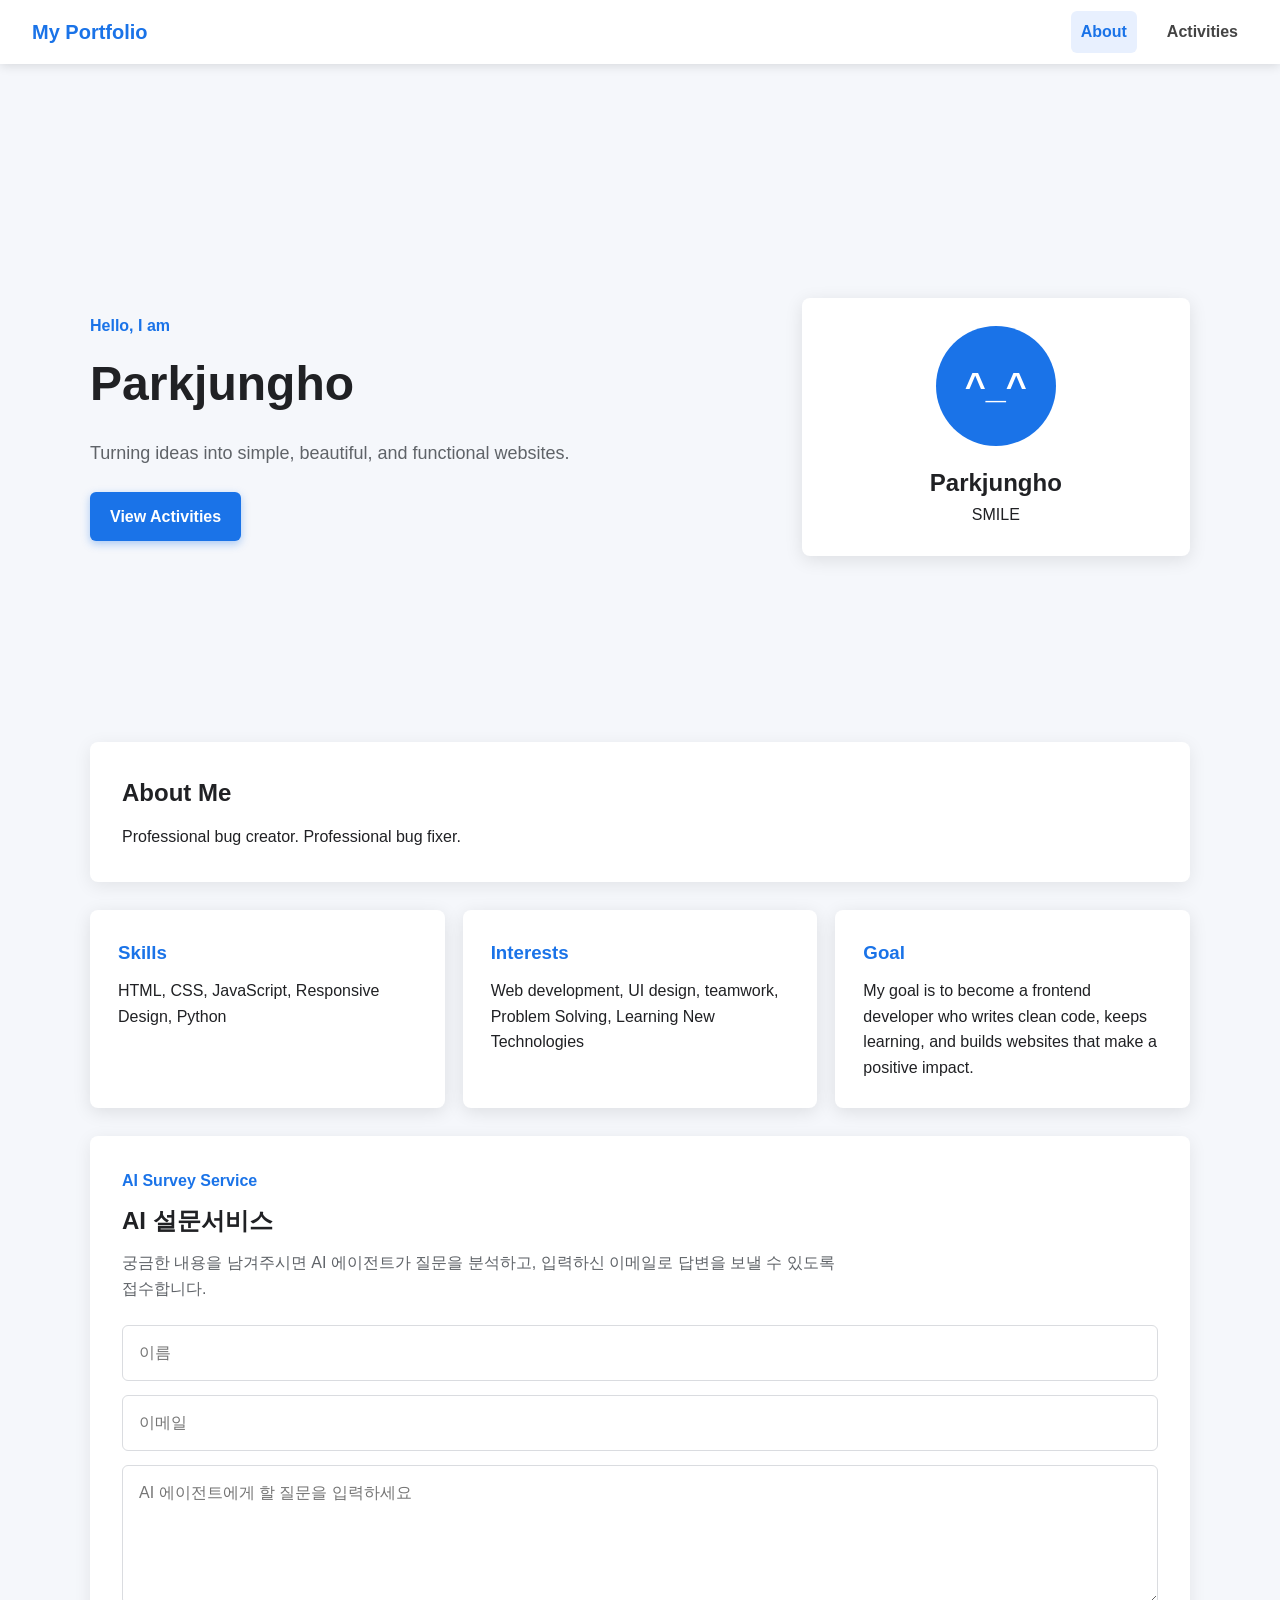
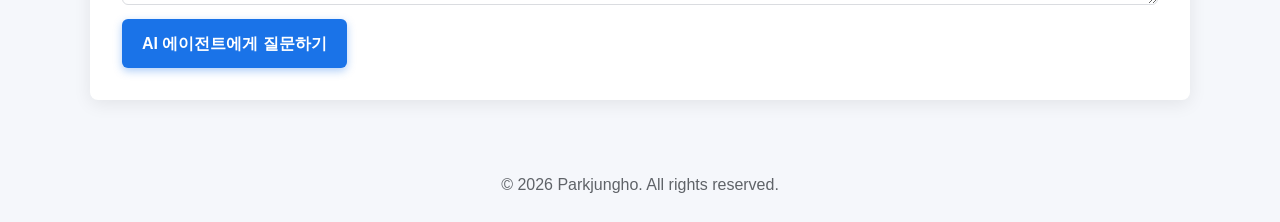
<file: index.html>
<!DOCTYPE html>
<html lang="en">
<head>
  <meta charset="UTF-8" />
  <meta name="viewport" content="width=device-width, initial-scale=1.0" />
  <title>My Portfolio</title>
  <link rel="stylesheet" href="style.css" />
</head>
<body>
  <header class="app-bar">
    <div class="logo">My Portfolio</div>
    <nav id="navMenu">
      <a href="index.html" class="active">About</a>
      <a href="activities.html">Activities</a>
    </nav>
    <button class="menu-btn" type="button" onclick="toggleMenu()" aria-label="Open menu">Menu</button>
  </header>

  <main class="container">
    <section class="hero">
      <div>
        <p class="eyebrow">Hello, I am</p>
        <h1>Parkjungho</h1>
        <p class="subtitle">
          Turning ideas into simple, beautiful, and functional websites.
        </p>
        <a href="activities.html" class="button">View Activities</a>
      </div>

      <div class="profile-card">
        <div class="avatar">^_^</div>
        <h2>Parkjungho</h2>
        <p>SMILE</p>
      </div>
    </section>

    <section class="section">
      <h2>About Me</h2>
      <p>
        Professional bug creator.
        Professional bug fixer.
      </p>
    </section>

    <section class="grid">
      <div class="card">
        <h3>Skills</h3>
        <p>HTML, CSS, JavaScript, Responsive Design, Python</p>
      </div>

      <div class="card">
        <h3>Interests</h3>
        <p>Web development, UI design, teamwork, Problem Solving, Learning New Technologies</p>
      </div>

      <div class="card">
        <h3>Goal</h3>
        <p>My goal is to become a frontend developer who writes clean code, keeps learning, and builds websites that make a positive impact.</p>
      </div>
    </section>

    <section class="survey-section">
      <div class="survey-copy">
        <p class="eyebrow">AI Survey Service</p>
        <h2>AI 설문서비스</h2>
        <p>
          궁금한 내용을 남겨주시면 AI 에이전트가 질문을 분석하고,
          입력하신 이메일로 답변을 보낼 수 있도록 접수합니다.
        </p>
      </div>

      <form id="contactForm" class="contact-form">
        <input type="text" id="visitorName" placeholder="이름" required />
        <input type="email" id="visitorEmail" placeholder="이메일" required />
        <textarea
          id="visitorMessage"
          placeholder="AI 에이전트에게 할 질문을 입력하세요"
          required
        ></textarea>

        <button type="submit">AI 에이전트에게 질문하기</button>
      </form>

      <div id="responseMessage" class="response-message"></div>
    </section>
  </main>

  <footer>
    <p>&copy; 2026 Parkjungho. All rights reserved.</p>
  </footer>

  <script src="script.js"></script>
</body>
</html>
</file>
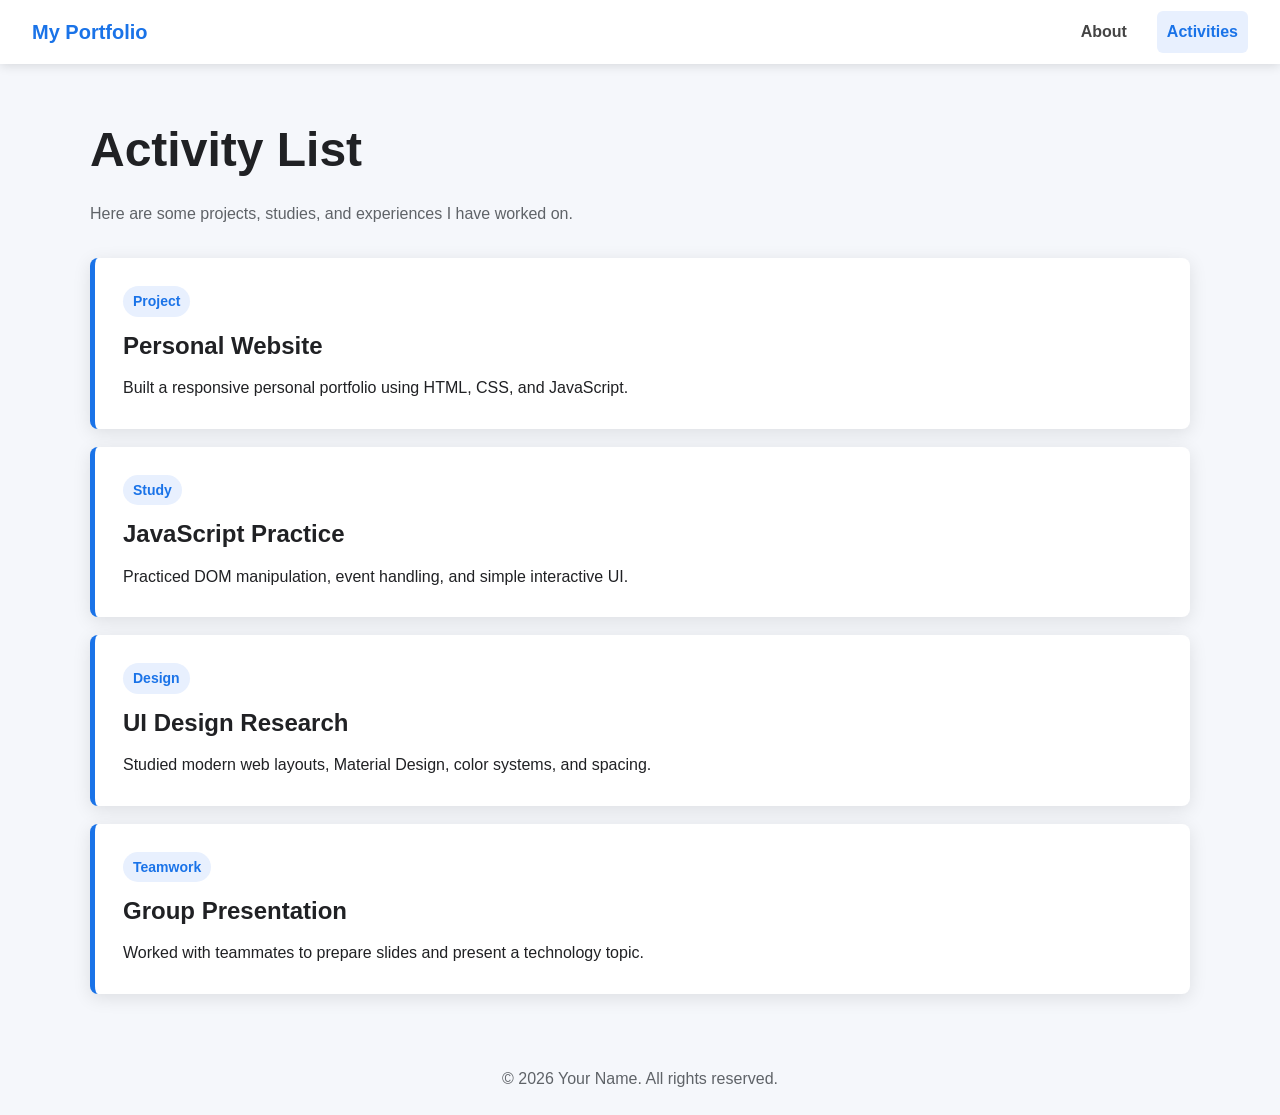
<file: activities.html>
<!DOCTYPE html>
<html lang="en">
<head>
  <meta charset="UTF-8" />
  <meta name="viewport" content="width=device-width, initial-scale=1.0" />
  <title>My Activities</title>
  <link rel="stylesheet" href="style.css" />
</head>
<body>
  <header class="app-bar">
    <div class="logo">My Portfolio</div>
    <nav id="navMenu">
      <a href="index.html">About</a>
      <a href="activities.html" class="active">Activities</a>
    </nav>
    <button class="menu-btn" type="button" onclick="toggleMenu()" aria-label="Open menu">Menu</button>
  </header>

  <main class="container">
    <section class="page-title">
      <h1>Activity List</h1>
      <p>Here are some projects, studies, and experiences I have worked on.</p>
    </section>

    <section class="activity-list">
      <article class="activity-card">
        <span class="tag">Project</span>
        <h2>Personal Website</h2>
        <p>
          Built a responsive personal portfolio using HTML, CSS, and JavaScript.
        </p>
      </article>

      <article class="activity-card">
        <span class="tag">Study</span>
        <h2>JavaScript Practice</h2>
        <p>
          Practiced DOM manipulation, event handling, and simple interactive UI.
        </p>
      </article>

      <article class="activity-card">
        <span class="tag">Design</span>
        <h2>UI Design Research</h2>
        <p>
          Studied modern web layouts, Material Design, color systems, and spacing.
        </p>
      </article>

      <article class="activity-card">
        <span class="tag">Teamwork</span>
        <h2>Group Presentation</h2>
        <p>
          Worked with teammates to prepare slides and present a technology topic.
        </p>
      </article>
    </section>
  </main>

  <footer>
    <p>&copy; 2026 Your Name. All rights reserved.</p>
  </footer>

  <script src="script.js"></script>
</body>
</html>
</file>
<file: style.css>
* {
  box-sizing: border-box;
  margin: 0;
  padding: 0;
}

body {
  font-family: Arial, sans-serif;
  background: #f5f7fb;
  color: #202124;
  line-height: 1.6;
}

.app-bar {
  position: sticky;
  top: 0;
  z-index: 10;
  height: 64px;
  padding: 0 32px;
  background: #ffffff;
  box-shadow: 0 2px 10px rgba(0, 0, 0, 0.12);
  display: flex;
  align-items: center;
  justify-content: space-between;
}

.logo {
  font-size: 20px;
  font-weight: 700;
  color: #1a73e8;
}

nav {
  display: flex;
  gap: 20px;
}

nav a {
  text-decoration: none;
  color: #444444;
  font-weight: 600;
  padding: 8px 10px;
  border-radius: 6px;
}

nav a:hover,
nav a.active {
  background: #e8f0fe;
  color: #1a73e8;
}

.menu-btn {
  display: none;
  border: none;
  background: #1a73e8;
  color: #ffffff;
  font-size: 14px;
  font-weight: 700;
  padding: 8px 12px;
  border-radius: 6px;
  cursor: pointer;
}

.container {
  width: min(1100px, 92%);
  margin: 0 auto;
  padding: 48px 0;
}

.hero {
  display: grid;
  grid-template-columns: 1.4fr 0.8fr;
  gap: 32px;
  align-items: center;
  min-height: 70vh;
}

.eyebrow {
  color: #1a73e8;
  font-weight: 700;
  margin-bottom: 8px;
}

h1 {
  font-size: 48px;
  margin-bottom: 16px;
}

.subtitle {
  font-size: 18px;
  color: #5f6368;
  max-width: 620px;
  margin-bottom: 24px;
}

.button {
  display: inline-block;
  background: #1a73e8;
  color: #ffffff;
  text-decoration: none;
  padding: 12px 20px;
  border-radius: 6px;
  font-weight: 700;
  box-shadow: 0 3px 8px rgba(26, 115, 232, 0.35);
}

.button:hover {
  background: #1558b0;
}

.profile-card,
.card,
.activity-card {
  background: #ffffff;
  border-radius: 8px;
  padding: 28px;
  box-shadow: 0 4px 18px rgba(0, 0, 0, 0.1);
}

.profile-card {
  text-align: center;
}

.avatar {
  width: 120px;
  height: 120px;
  margin: 0 auto 18px;
  border-radius: 50%;
  background: #1a73e8;
  color: #ffffff;
  display: grid;
  place-items: center;
  font-size: 36px;
  font-weight: 700;
}

.section {
  background: #ffffff;
  padding: 32px;
  border-radius: 8px;
  margin-bottom: 28px;
  box-shadow: 0 4px 18px rgba(0, 0, 0, 0.08);
}

.section h2,
.page-title h1 {
  margin-bottom: 12px;
}

.grid {
  display: grid;
  grid-template-columns: repeat(3, 1fr);
  gap: 18px;
  margin-bottom: 28px;
}

.card h3 {
  color: #1a73e8;
  margin-bottom: 10px;
}

.page-title {
  margin-bottom: 32px;
}

.page-title p {
  color: #5f6368;
}

.activity-list {
  display: grid;
  gap: 18px;
}

.activity-card {
  border-left: 5px solid #1a73e8;
}

.activity-card h2 {
  margin: 10px 0;
}

.tag {
  display: inline-block;
  background: #e8f0fe;
  color: #1a73e8;
  padding: 4px 10px;
  border-radius: 999px;
  font-size: 14px;
  font-weight: 700;
}

.survey-section {
  background: #ffffff;
  border-radius: 8px;
  padding: 32px;
  box-shadow: 0 4px 18px rgba(0, 0, 0, 0.08);
}

.survey-copy {
  max-width: 720px;
  margin-bottom: 24px;
}

.survey-copy h2 {
  margin-bottom: 10px;
}

.survey-copy p:last-child {
  color: #5f6368;
}

.contact-form {
  display: grid;
  gap: 14px;
}

.contact-form input,
.contact-form textarea {
  width: 100%;
  border: 1px solid #dadce0;
  border-radius: 6px;
  padding: 14px 16px;
  font: inherit;
  color: #202124;
  background: #ffffff;
  outline: none;
  transition: border-color 0.2s ease, box-shadow 0.2s ease;
}

.contact-form textarea {
  min-height: 140px;
  resize: vertical;
}

.contact-form input:focus,
.contact-form textarea:focus {
  border-color: #1a73e8;
  box-shadow: 0 0 0 3px rgba(26, 115, 232, 0.16);
}

.contact-form button {
  justify-self: start;
  border: none;
  border-radius: 6px;
  background: #1a73e8;
  color: #ffffff;
  padding: 12px 20px;
  font: inherit;
  font-weight: 700;
  cursor: pointer;
  box-shadow: 0 3px 8px rgba(26, 115, 232, 0.35);
}

.contact-form button:hover {
  background: #1558b0;
}

.response-message {
  display: none;
  margin-top: 15px;
  font-weight: 700;
}

footer {
  text-align: center;
  padding: 24px;
  color: #5f6368;
}

@media (max-width: 768px) {
  .app-bar {
    padding: 0 20px;
  }

  nav {
    display: none;
    position: absolute;
    top: 64px;
    right: 20px;
    left: 20px;
    background: #ffffff;
    padding: 16px;
    flex-direction: column;
    box-shadow: 0 4px 18px rgba(0, 0, 0, 0.15);
    border-radius: 8px;
  }

  nav.show {
    display: flex;
  }

  .menu-btn {
    display: block;
  }

  .hero {
    grid-template-columns: 1fr;
    min-height: auto;
  }

  h1 {
    font-size: 36px;
  }

  .grid {
    grid-template-columns: 1fr;
  }

  .survey-section {
    padding: 24px;
  }

  .contact-form button {
    width: 100%;
  }
}
</file>
